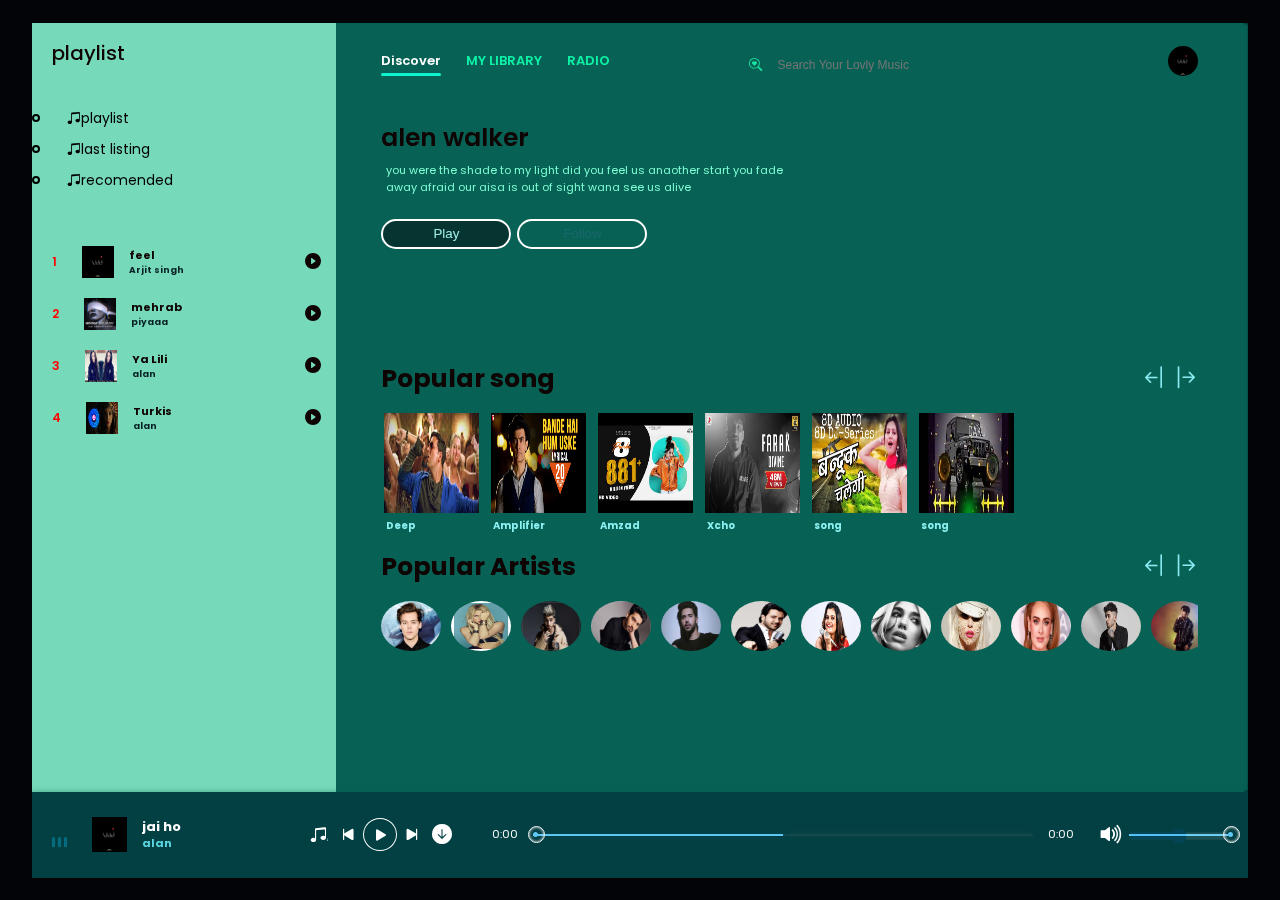
<file: index.html>
<!DOCTYPE html>
<html lang="en">
<head>
    <meta charset="UTF-8">
    <meta name="viewport" content="width=device-width, initial-scale=1.0">
    <link rel="stylesheet" href="style.css">

    <link rel="stylesheet" href="https://cdn.jsdelivr.net/npm/bootstrap-icons@1.11.1/font/bootstrap-icons.css">
    <title>Feel The Gana</title>
</head>
<body>
      <header>
         <div class="menu_side">
            <h1>playlist </h1>
              <div class="playlist">
                 <h4><span class="active"></span><i class="bi bi-music-note-beamed"></i> playlist</h4>
                 <h4><span></span><i class="bi bi-music-note-beamed"></i>last listing </h4>
                <h4><span></span><i class="bi bi-music-note-beamed"></i>recomended</h4>
              </div>

              <div class="menu_song">
                     <li class="songItem">
                         <span>1</span>
                         <img src="image/img1.jpg" alt="">
                         <h5>Lofi Feel <br> <div class="subtitle">arjit Singh</div></h5>
                         <i class="bi playListPlay bi-play-circle-fill" id="1"></i>
                     </li>

                     <li class="songItem">
                        <span>2</span>
                        <img src="image/img2.jpeg" alt="">
                        <h5>Mehrab<br> <div class="subtitle">pisaa</div></h5>
                        <i class="bi playListPlay bi-play-circle-fill" id="2"></i>
                    </li>

                    <li class="songItem">
                     <span>3</span>
                     <img src="image/img3.jpeg" alt="">
                     <h5>ya lili <br> <div class="subtitle">alan</div></h5>
                     <i class="bi playListPlay bi-play-circle-fill" id="3"></i>
                 </li>

                 <li class="songItem">
                  <span>4</span>
                  <img src="image/img4.jpg" alt="">
                  <h5>on my way <br> <div class="subtitle">alan</div></h5>
                  <i class="bi playListPlay bi-play-circle-fill" id="4"></i>
              </li>

              <!-- <li class="songItem">
               <span>5</span>
               <img src="image/img5.jpg" alt="">
               <h5>on my way <br> <div class="subtitle">alan</div></h5>
               <i class="bi playListPlay bi-play-circle-fill" id="5"></i>
           </li>


           <li class="songItem">
            <span>6</span>
            <img src="image/img6.jpg" alt="">
            <h5>on my way <br> <div class="subtitle">alan</div></h5>
            <i class="bi playListPlay bi-play-circle-fill" id="6"></i>
           </li>

                
           <li class="songItem">
            <span>7</span>
            <img src="image/img7.jpg" alt="">
            <h5>on my way <br> <div class="subtitle">alan</div></h5>
            <i class="bi playListPlay bi-play-circle-fill" id="7"></i>
        </li>

        
        <li class="songItem">
            <span>8</span>
            <img src="image/img8.jpg" alt="">
            <h5>on my way <br> <div class="subtitle">alan</div></h5>
            <i class="bi playListPlay bi-play-circle-fill" id="8"></i>
        </li>
          

        <li class="songItem">
            <span>9</span>
            <img src="image/img9.jpg" alt="">
            <h5>on my way <br> <div class="subtitle">alan</div></h5>
            <i class="bi playListPlay bi-play-circle-fill" id="9"></i>
        </li>
          


        <li class="songItem">
            <span>10</span>
            <img src="image/img10.jpg" alt="">
            <h5>on my way <br> <div class="subtitle">alan</div></h5>
            <i class="bi playListPlay bi-play-circle-fill" id="10"></i>
        </li>

        
        <li class="songItem">
            <span>11</span>
            <img src="image/img11.jpg" alt="">
            <h5>on my way <br> <div class="subtitle">alan</div></h5>
            <i class="bi playListPlay bi-play-circle-fill" id="11"></i>
        </li>


        
        <li class="songItem">
            <span>12</span>
            <img src="image/img12.jpg" alt="">
            <h5>on my way <br> <div class="subtitle">alan</div></h5>
            <i class="bi playListPlay bi-play-circle-fill" id="12"></i>
        </li>


        
        <li class="songItem">
            <span>13</span>
            <img src="image/img13.jpg" alt="">
            <h5>on my way <br> <div class="subtitle">alan</div></h5>
            <i class="bi playListPlay bi-play-circle-fill" id="13"></i>
        </li>
           -->


    

            </div>
         </div>
         <div class="song_side">
           
            <nav>
                <ul>
                   <li>Discover<span></span></li> 
                   <li>MY LIBRARY</li>
                   <li>RADIO</li>
                </ul>

                <div class="search">
                    <i class="bi bi-search-heart"></i> 
                    <input type="text" placeholder="Search Your Lovly Music">

                    <div class="search_results">
<!-- 
                        <a href=""  class="card">
                            <img src="image/img1.jpg" alt="">
                            <div class="content">
                              on my way
                              <div class="subtitle">alan</div>  
                            </div>
                        </a>


                        <a href=""  class="card">
                            <img src="image/img1.jpg" alt="">
                            <div class="content">
                              on my way
                              <div class="subtitle">alan</div>  
                            </div>
                        </a>


                        <a href=""  class="card">
                            <img src="image/img1.jpg" alt="">
                            <div class="content">
                              on my way
                              <div class="subtitle">alan</div>  
                            </div>
                        </a>



                        <a href=""  class="card">
                            <img src="image/img1.jpg" alt="">
                            <div class="content">
                              on my way
                              <div class="subtitle">alan</div>  
                            </div>
                        </a>



                        <a href=""  class="card">
                            <img src="image/img1.jpg" alt="">
                            <div class="content">
                              on my way
                              <div class="subtitle">alan</div>  
                            </div>
                        </a>



                        <a href=""  class="card">
                            <img src="image/img1.jpg" alt="">
                            <div class="content">
                              on my way
                              <div class="subtitle">alan</div>  
                            </div>
                        </a> -->

                     

                    </div>
                </div>

                    <div class="user">
                        <img src="image/img1.jpg" alt="">
                    </div>

              </nav>


            <div class="content">
                 
                 <h1>alen walker</h1>
                 
                 <p>you were the shade to my light did you feel us anaother start you fade <br>away afraid our aisa is out of sight wana see us alive </p>
                 <div class="buttons">
                
                    <button>Play</button>
                    <button>Follow</button>
                </div>
             </div>

             <div class="popular_song">

                  <div class="h4">
                    <h4>Popular song</h4>
                    <div class="btn_s">
                        <i class="bi bi-arrow-bar-left" id="pop_song_left"></i>

                        <i class="bi bi-arrow-bar-right" id="pop_song_right"></i>
                    </div>
                  </div>

                  <div class="pop_song">
                        
                    <!-- <li class="songItem">
                       <div class="img_play">
                           <img src="image/img1.jpg" alt="">
                             <i class="bi playListPlay bi-play-circle-fill" 
                           id="14"></i>
                       </div>
                         <h5>feel<br>
                             <div class="subtitle">Arjit Singh</div>
                        </h5>
                    </li>



                    <li class="songItem">
                        <div class="img_play">
                            <img src="image/img2.jpeg" alt="">
                              <i class="bi playListPlay bi-play-circle-fill" 
                            id="15"></i>
                        </div>
                          <h5>Mehrab<br>
                              <div class="subtitle">piyaaa</div>
                         </h5>
                     </li>





                     
                    <li class="songItem">
                        <div class="img_play">
                            <img src="image/img3.jpeg" alt="">
                              <i class="bi playListPlay bi-play-circle-fill" 
                            id="16"></i>
                        </div>
                          <h5>on my way<br>
                              <div class="subtitle">alan</div>
                         </h5>
                     </li>





                     
                    <li class="songItem">
                        <div class="img_play">
                            <img src="image/img4.jpg" alt="">
                              <i class="bi playListPlay bi-play-circle-fill" 
                            id="17"></i>
                        </div>
                          <h5>on my way<br>
                              <div class="subtitle">alan</div>
                         </h5>
                     </li>




                     
                    <li class="songItem">
                        <div class="img_play">
                            <img src="image/img5.jpg" alt="">
                              <i class="bi playListPlay bi-play-circle-fill" 
                            id="18"></i>
                        </div>
                          <h5>on my way<br>
                              <div class="subtitle">alan</div>
                         </h5>
                     </li>




                         
                    <li class="songItem">
                        <div class="img_play">
                            <img src="image/img6.jpg" alt="">
                              <i class="bi playListPlay bi-play-circle-fill" 
                            id="19"></i>
                        </div>
                          <h5>on my way<br>
                              <div class="subtitle">alan</div>
                         </h5>
                     </li>



                         
                    <li class="songItem">
                        <div class="img_play">
                            <img src="image/img20.jpg" alt="">
                              <i class="bi playListPlay bi-play-circle-fill" 
                            id="20"></i>
                        </div>
                          <h5>on my way<br>
                              <div class="subtitle">alan</div>
                         </h5>
                     </li>



                         
                    <li class="songItem">
                        <div class="img_play">
                            <img src="image/img21.jpg" alt="">
                              <i class="bi playListPlay bi-play-circle-fill" 
                            id="21"></i>
                        </div>
                          <h5>on my way<br>
                              <div class="subtitle">alan</div>
                         </h5>
                     </li>


                         
                    <li class="songItem">
                        <div class="img_play">
                            <img src="image/img22.jpg" alt="">
                              <i class="bi playListPlay bi-play-circle-fill" 
                            id="22"></i>
                        </div>
                          <h5>on my way<br>
                              <div class="subtitle">alan</div>
                         </h5>
                     </li>




                         
                    <li class="songItem">
                        <div class="img_play">
                            <img src="image/img23.jpg" alt="">
                              <i class="bi playListPlay bi-play-circle-fill" 
                            id="23"></i>
                        </div>
                          <h5>on my way<br>
                              <div class="subtitle">alan</div>
                         </h5>
                     </li>




                         
                    <li class="songItem">
                        <div class="img_play">
                            <img src="image/img24.jpg" alt="">
                              <i class="bi playListPlay bi-play-circle-fill" 
                            id="24"></i>
                        </div>
                          <h5>on my way<br>
                              <div class="subtitle">alan</div>
                         </h5>
                     </li>



                         
                    <li class="songItem">
                        <div class="img_play">
                            <img src="image/img25.jpg" alt="">
                              <i class="bi playListPlay bi-play-circle-fill" 
                            id="25"></i>
                        </div>
                          <h5>on my way<br>
                              <div class="subtitle">alan</div>
                         </h5>
                     </li>




                         
                    <li class="songItem">
                        <div class="img_play">
                            <img src="image/img26.jpg" alt="">
                              <i class="bi playListPlay bi-play-circle-fill" 
                            id="26"></i>
                        </div>
                          <h5>on my way<br>
                              <div class="subtitle">alan</div>
                         </h5>
                     </li>



                         
                    <li class="songItem">
                        <div class="img_play">
                            <img src="image/img27.jpg" alt="">
                              <i class="bi playListPlay bi-play-circle-fill" 
                            id="27"></i>
                        </div>
                          <h5>on my way<br>
                              <div class="subtitle">alan</div>
                         </h5>
                     </li>


                    -->

                         
                    <li class="songItem">
                        <div class="img_play">
                            <img src="image/img28.jpg" alt="">
                              <i class="bi playListPlay bi-play-circle-fill" 
                            id="28"></i>
                        </div>
                          <h5>on my way<br>
                              <div class="subtitle">alan</div>
                         </h5>
                     </li>




                         
                    <li class="songItem">
                        <div class="img_play">
                            <img src="image/img29.jpg" alt="">
                              <i class="bi playListPlay bi-play-circle-fill" 
                            id="29"></i>
                        </div>
                          <h5>on my way<br>
                              <div class="subtitle">alan</div>
                         </h5>
                     </li>




                         
                    <li class="songItem">
                        <div class="img_play">
                            <img src="image/img30.jpg" alt="">
                              <i class="bi playListPlay bi-play-circle-fill" 
                            id="30"></i>
                        </div>
                          <h5>on my way<br>
                              <div class="subtitle">alan</div>
                         </h5>
                     </li>
 

                         
                    <li class="songItem">
                        <div class="img_play">
                            <img src="image/img31.jpg" alt="">
                              <i class="bi playListPlay bi-play-circle-fill" 
                            id="31"></i>
                        </div>
                          <h5>on my way<br>
                              <div class="subtitle">alan</div>
                         </h5>
                     </li>

                         
                    <li class="songItem">
                        <div class="img_play">
                            <img src="image/img32.jpg" alt="">
                              <i class="bi playListPlay bi-play-circle-fill" 
                            id="32"></i>
                        </div>
                          <h5>on my way<br>
                              <div class="subtitle">alan</div>
                         </h5>
                     </li>


                     <li class="songItem">
                        <div class="img_play">
                            <img src="image/img33.jpg" alt="">
                              <i class="bi playListPlay bi-play-circle-fill" 
                            id="33"></i>
                        </div>
                          <h5>on my way<br>
                              <div class="subtitle">alan</div>
                         </h5>
                     </li>

                    </div>
            </div>

          <div class="popular_artists">

                  <div class="h4">
                    <h4>Popular Artists</h4>
                     <div class="btn_s">
                       <i class="bi bi-arrow-bar-left" id="pop_art_left"></i>

                       <i class="bi bi-arrow-bar-right" id="pop_art_right"></i>
                    </div>
                  </div>

                 
                  
                  <div class="item">

                       <li>
                           <a href="alan.html"> <img src="image/img34.jpg" alt=""></a>
                       </li>

                       <li>
                        <img src="image/img35.jpg" alt="">
                       </li>


                       <li>
                        <img src="image/img36.jpg" alt="">
                   </li> 

                            

                   <li>
                    <img src="image/img37.jpg" alt="">
               </li>



               <li>
                <img src="image/img38.jpg" alt="">
           </li>     




           <li>
            <img src="image/img39.jpg" alt="">
       </li>




       <li>
        <img src="image/img40.jpg" alt="">
   </li>




   <li>
    <img src="image/img41.jpg" alt="">
</li>




<li>
    <img src="image/img42.jpg" alt="">
</li>




<li>
    <img src="image/img43.jpg" alt="">
</li>




<li>
    <img src="image/img44.jpg" alt="">
</li>




<li>
    <img src="image/img45.jpg" alt="">
</li>



<li>
    <img src="image/img46.jpg" alt="">
</li>




<li>
    <img src="image/img47.jpg" alt="">
</li>


<li>
    <img src="image/img48.jpg" alt="">
</li>


<li>
    <img src="image/img49.jpg" alt="">
</li>


<li>
    <img src="image/img50.jpg" alt="">
</li>


<li>
    <img src="image/img51.jpg" alt="">
</li>



<li>
    <img src="image/img52.jpg" alt="">
</li>




<li>
    <img src="image/img53.jpg" alt="">
</li>
   





<li>
    <img src="image/img54.jpg" alt="">
</li>




                      
                  </div>

          </div>  

 </div>



         <div class="master_play">
          
             <div class="wave" id="wave">
                 <div class="wave1"></div>

                 <div class="wave1"></div>

                 <div class="wave1"></div>

             </div>

             <img src="image/img1.jpg" alt="" id="poster_master_play">
             <h5 id="title">
                 jai ho
               <div class="subtitle">alan</div>
            </h5>

            <div class="icon">
                <i class="bi shuffle bi-music-note-beamed">next</i>

                <i class="bi bi-skip-start-fill" id="back"></i>
                
                <i class="bi bi-play-fill" id="masterPlay"></i>

                <i class="bi bi-skip-end-fill" id="next"></i>


               <a href="" download  id="download_music"> <i class="bi bi-arrow-down-circle-fill"></i></a>

             </div>

              <span id="currentStart">0:00</span>

              <div class="bar">
                <input type="range" id="seek" min="0" max="100">

                <div class="bar2" id="bar2"></div>
                 
                <div class="dot"></div>

              </div>

              <span id="currentEnd">0:00</span>

              <div class="vol">
                <i class="bi bi-volume-up-fill" id="vol_icon"></i>
                <input type="range" min="0" max="100" id="vol">
                
                <div class="vol_bar"></div>
                
                <div class="dot" id="vol_dot"></div>


              </div>
         </div>

      </header>






    <script src="script.js"></script>
</body>
</html>
</file>
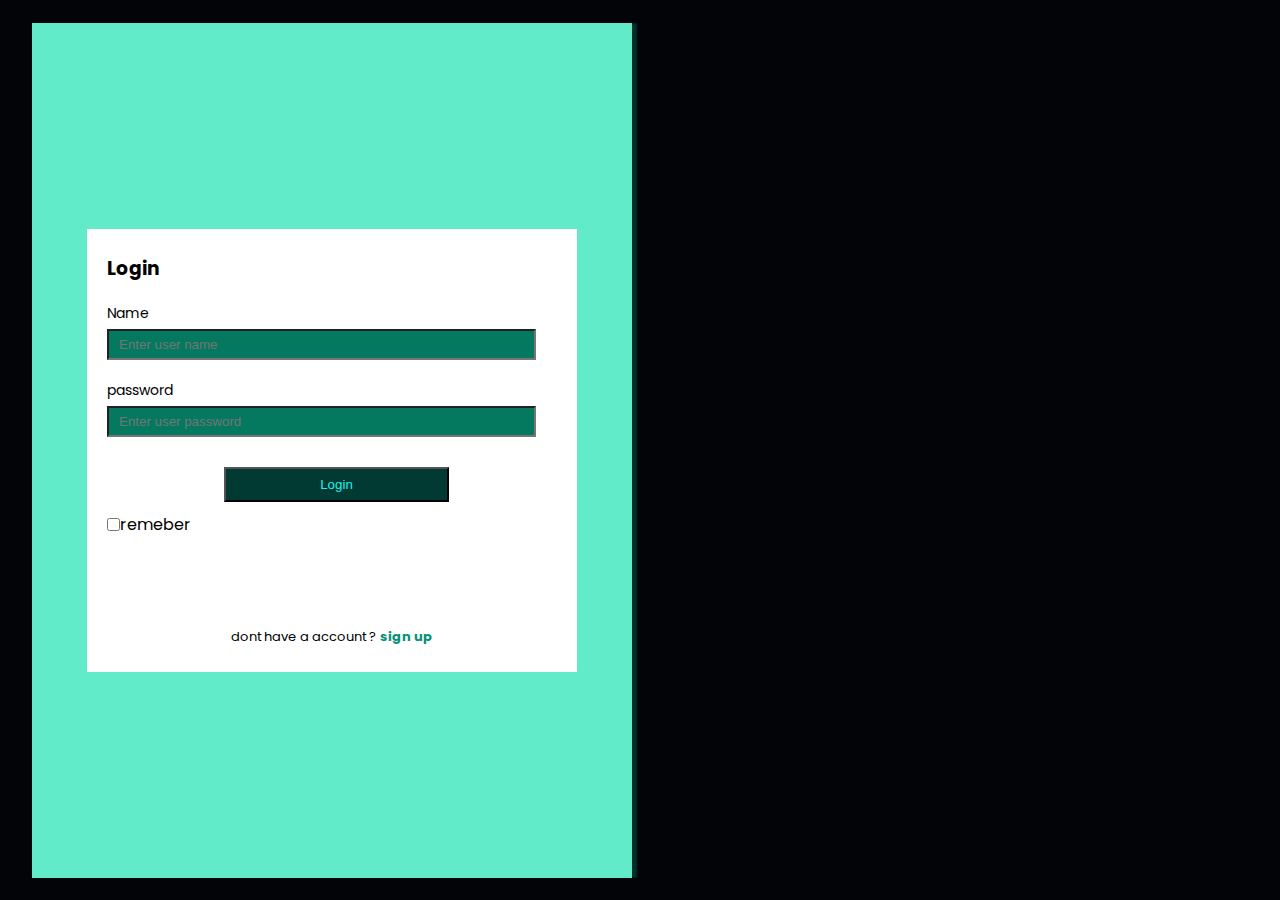
<file: login.html>
<!DOCTYPE html>
<html lang="en">
<head>
    <meta charset="UTF-8">
    <meta name="viewport" content="width=device-width, initial-scale=1.0">
    <link rel="stylesheet" href="style.css">

    <link rel="stylesheet" href="https://cdn.jsdelivr.net/npm/bootstrap-icons@1.11.1/font/bootstrap-icons.css">
    <title>Music Login</title>
</head>
<body>
    <header>
       <div class="left_bx1">
        <div class="content">
            <form method="post">
                <h3>Login</h3>
                <div class="card">
                    <label for="name">Name</label>
                    <input type="text" name="user_name" placeholder="Enter user name" required>
                </div>

                <div class="card">
                    <label for="password">password</label>
                    <input type="password" name="user_password" placeholder="Enter user password" required>
                </div>

              

                <input type="submit" value="Login" class="submit">

                <div class="check">
                    <input type="checkbox" name="" id=""><span>remeber</span>
                </div>
                <p>dont have a account ? <a href="signup.html">sign up</a></p>
            </form>
    
        </div>
       </div>
       <div class="right_bx1">
        <img src="image/back.avif" alt="">
        <h3>Incorect password</h3>
       </div>

    </header>
    
</body>
</html>
</file>
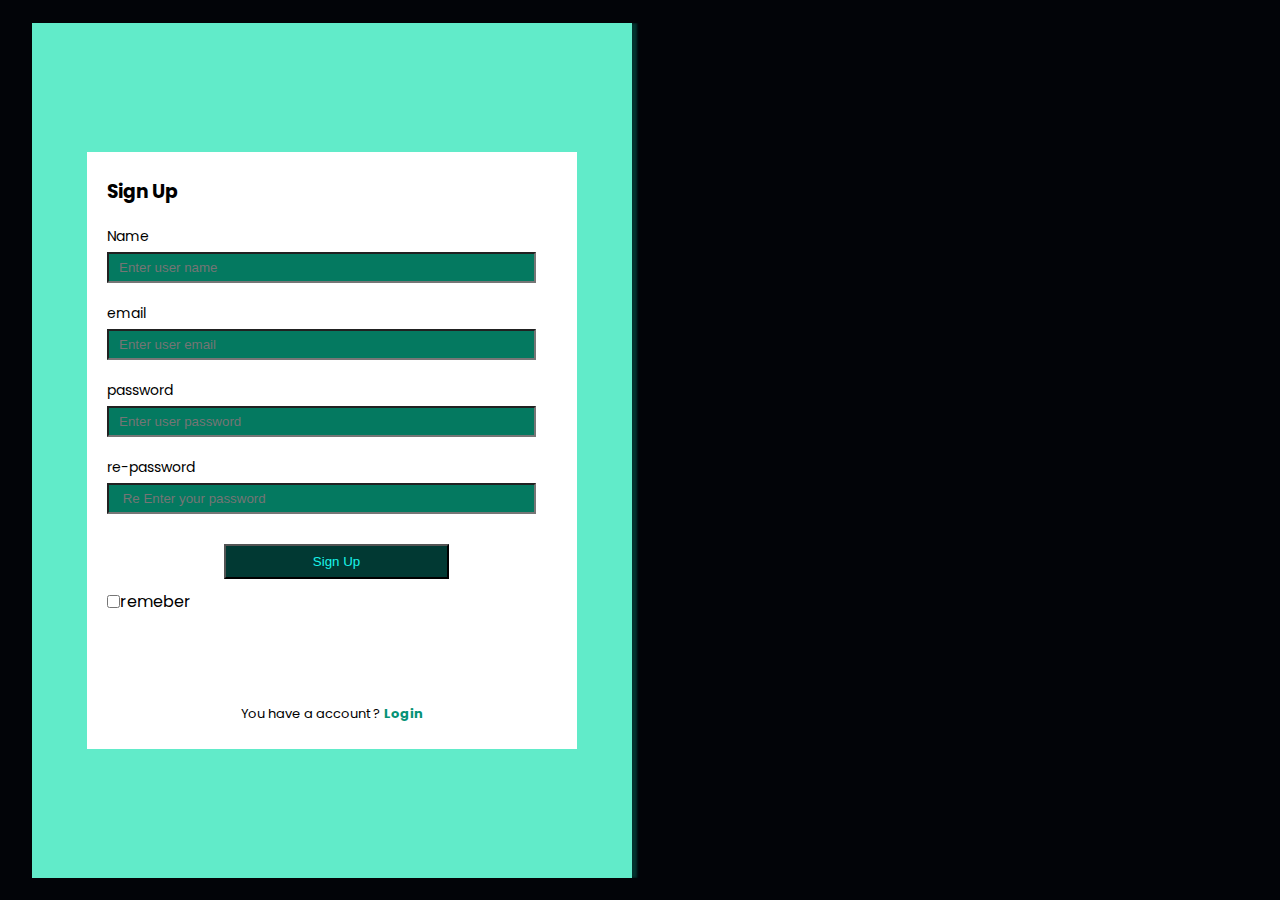
<file: signup.html>
<!DOCTYPE html>
<html lang="en">
<head>
    <meta charset="UTF-8">
    <meta name="viewport" content="width=device-width, initial-scale=1.0">
    <link rel="stylesheet" href="style.css">

    <link rel="stylesheet" href="https://cdn.jsdelivr.net/npm/bootstrap-icons@1.11.1/font/bootstrap-icons.css">
    <title>Music Sign Up</title>
</head>
<body>
    <header>
       <div class="left_bx1">
        <div class="content">
            <form method="post">
                <h3>Sign Up</h3>
                <div class="card">
                    <label for="name">Name</label>
                    <input type="text" name="user_name" placeholder="Enter user name" required>
                </div>

                <div class="card">
                    <label for="email">email</label>
                    <input type="email" name="user_email" placeholder="Enter user email" required>
                </div>


                <div class="card">
                    <label for="password">password</label>
                    <input type="password" name="user_password" placeholder="Enter user password" required>
                </div>

                <div class="card">
                    <label for="re_password">re-password</label>
                    <input type="password" name="user_re_password" placeholder=" Re Enter your password" required>
                </div>

                <input type="submit" value="Sign Up" class="submit">

                <div class="check">
                    <input type="checkbox" name="" id=""><span>remeber</span>
                </div>
                <p>You have a account ? <a href="login.html">Login</a></p>
            </form>
    
        </div>
       </div>
       <div class="right_bx1">
        <img src="image/back.avif" alt="">
        <h3>Incorect password</h3>
       </div>

    </header>
    
</body>
</html>
</file>
<file: style.css>
/* google font poopins */

@import url('https://fonts.googleapis.com/css2?family=Dancing+Script&family=Lumanosimo&family=Open+Sans:wght@500&family=Oswald&family=Poppins:ital,wght@0,500;1,500&display=swap');

*{
    padding: 0;
    margin: 0;
}
body
{
    font-family: 'poppins',sans-serif;
    width: 100%;
    height: 100vh;
    background: rgb(2, 4, 8);
    display: grid;
    place-items: center;
}
header
{
    position: relative;
    width: 95%;
    height: 95%;
    /* border: 1px solid white; */
    display: flex;
    flex-wrap: wrap;
    overflow: hidden;
}

header .menu_side , .song_side
{
    width: 25%;
    height: 90%;
    color: rgb(15, 4, 4);
    /* border: 1px solid white; */
    background: rgb(118, 217, 186);
    box-shadow: 5px 0px 3px rgb(8, 97, 85) ;
}

header .song_side
{
     width: 74.66%;  
    background: rgb(8, 97, 85);

}

header .master_play
{
    width: 100%;
    height: 10%;
    /* border: 1px solid white; */
    background:  rgb(3, 64, 67);
    box-shadow: 0px 3px 8px rgb(8, 97, 85);
}

header .menu_side h1
{
    font-size: 20px;
    margin: 15px 0px 0px 20px;
    font-weight: 500;

}

header .menu_side .playlist
{
    margin: 40px 0px 20px;
}

header .menu_side .playlist h4
{
    font-size: 14px;
    font-weight: 400;
    padding-bottom: 10px;
    color: black;
    cursor: pointer;
    display: flex;
    align-items: center;
    transition: .3s linear;
}

header .menu_side .playlist h4:hover
{
   color: rgb(239, 237, 240);

}



header .menu_side .playlist h4 span
{
   position: relative;
   margin-right: 35px;

}


header .menu_side .playlist h4 span::before
{
   content: '';
   position: absolute;
   width: 4px;
   height: 4px;
   border: 2px solid black;
   border-radius: 50%;
   top: -4px ;
   transition: .3s linear;

}


header .menu_side .playlist h4:hover span::before
{
   border:  2px solid white;
 
}


header .menu_side .playlist h4 .bi
{
display: flex;

}


header .menu_side .playlist .active
{
color: pink;

}


header .menu_side .playlist .active span
{
display: none;

}



header .menu_side .playlist .active .bi
{
display: flex;
margin-right: 20px;

}

header .menu_side .menu_song
{
   width: 100%;
   height: 360px;
   /* border: 1px solid black; */
   margin-top: 40px;
   overflow: auto;
}


/* scroll bar ko hatane ke liye use kiya hai */
header .menu_side .menu_song::-webkit-scrollbar
{
 display: none;
}


header .menu_side .menu_song li
{
  list-style-type: none;
  position: relative;
  padding: 5px 0px 5px 20px;
  display: flex;
  align-items: center;
   margin-bottom: 10px;
   cursor: pointer;
   transition:  .3s linear;

   
}


header .menu_side .menu_song li:hover
{
  background: rgba(1, 46, 50, 0.2);
}


header .menu_side .menu_song li span
{
  font-size: 12px;
  font-weight: 600;
  color: red;
}


header .menu_side .menu_song li img
{
  width: 32px;
  height: 32px;
  margin-left: 25px;
}


header .menu_side .menu_song li h5
{
    font-size: 11px;
    margin-left: 15px;
    width: 170px;
    /* border: 1px solid rgb(3, 96, 79); */
    overflow: hidden;
    text-overflow: ellipsis;
    white-space: nowrap;
}


header .menu_side .menu_song li h5 .subtitle
{
   font-size:  9px;
   color: rgb(8, 34, 37);

}


header .menu_side .menu_song li .bi
{
  
   position: absolute;
   right: 15px;
   
}



/* master side css */

header .master_play 
{
    display: flex;
    align-items: center;
    padding: 0px 20px;

}

header .master_play .wave
{
     
    width: 30px;
    height: 30px;
    /* border: 1px solid white; */
    padding-bottom: 5px;
    display: flex;
    align-items: flex-end;
    margin-right: 10px;

}


header .master_play .wave1
{
    width: 3px;
    height: 10px;
    background: rgb(3, 108, 126);
    margin-right: 3px;
    border-radius: 10px 10px 0px 0px ; 
    animation: unset;

    
}


header .master_play .wave1 :nth-child(2)
{
    height: 13px;
    margin-right: 3.5px;
    animation-delay: .4s;
}


header .master_play .wave1 :nth-child(3)
{
    height: 8px;
    animation-delay: .8s;


}

/* javascript classes */


header .master_play .active1 .wave1
{
   animation: wave .5s linear infinite;
}


header .master_play .active1 .wave1 :nth-child(2)
{
    animation-delay: .4s;
}


header .master_play .active1 .wave1 :nth-child(3)
{
    animation-delay: .8s;


}


@keyframes wave {

    0%{
          height: 10px;
    }

  
    50%{
        height: 15px;
    }

    100%{
         height: 10px;
    }
    

}

header .master_play img
{
    width: 35px;
    height: 35px;

}


header .master_play h5
{
    width: 130px;
    /* border: 1px solid white; */
    margin-left: 15px;
    color: white;
    line-height: 17px;
    overflow: hidden;
    text-overflow: ellipsis;
    white-space: nowrap;
    font-size: 13px;
}


header .master_play h5 .subtitle
{
  font-size: 11px;
  color: rgb(89, 212, 223);
  width: 100%;
  overflow: hidden;
  text-overflow: ellipsis;
  white-space: nowrap;

}


header .master_play .icon
{
 font-size: 20px;
 color: white;
 margin: 0px 20px 0px 40px ;
 outline: none;
 display: flex;
 align-items: center;
}

header .master_play .icon .bi
{
 cursor: pointer;
 outline: none;
}

header .master_play .icon  .shuffle
{
  font-size: 17px;
  margin-right: 10px;
  width: 17.5px;
  overflow: hidden;
  display: flex;
  align-items: center;

}

header .master_play .icon #download_music
{

    text-decoration: none;
    color: white;
    font-size: 20px;
    margin-left: 10px;

     
}

header .master_play .icon .bi:nth-child(3)
{
     border: 1px solid white;
     border-radius: 50%;
     padding: 1px 5px 0px 7px;
     margin: 0px 5px;
}


header .master_play span
{
    color: white;
    width: 32px;
    /* border: 1px solid white; */
    font-size: 11px;
    font-weight: 400;
}


header .master_play #currentStart
{
   margin: 0px 0px 0px 20px;

}


header .master_play .bar
{
     position: relative;   
     width: 43%;
     height: 2px;
     background: rgb(174, 145, 145, .1);
     margin: 0px 15px 0px 10px ;
}


header .master_play .bar .bar2
{
   position: absolute;
   background-color: rgb(95, 201, 243);
   width: 50%;
   height: 100%;
   top: 0;
   transition: 1s linear;
}


header .master_play .bar .dot
{
   position: absolute;
   background-color: rgb(95, 201, 243);
   width: 5px;
   height: 5px;
   left: 0%;
   top: -1.5px;
   border-radius: 50%;
   transition: 1s linear;
}

header .master_play .bar .dot::before
{
     position: absolute;
     content: '';
     width: 15px;
     height: 15px;
     border: 1px solid whitesmoke;
     border-radius: 50%;
     left: -5px;
     top: -6.5px;
     box-shadow: inset 0px 0px 3px  white;
}


header .master_play .bar input
{
     position: absolute;
     width: 100%;
     height: 15px;
     left: 0px;
     top: -7px;
     cursor: pointer;
     z-index: 9999999999999999999999;
     opacity: 0.01;
     
}



header .master_play .vol
{
     position: relative;
     width: 100px;
     height: 2px;
     background: rgb(174, 145, 145, .1);
     margin-left: 50px;  
}


header .master_play .vol .bi
{
     position: absolute;
     color: white;
     font-size: 25px;
     top: -17px;
     left: -30px;

}

header .master_play .vol input
{
     position: absolute;
   width: 100%;
   top: -6px;
   left: 0;
   cursor: pointer;
   z-index: 999999999999999999999999;
   opacity: 0.1;

}

header .master_play .vol .vol_bar
{
    position: absolute;
    background: rgb(95, 201, 243);
    width: 100%;
    height: 100% ;
    top: 0;
    transition: 1s linear;
}


header .master_play .vol .dot
{
    position: absolute;
    background-color: rgb(95, 201, 243);
    width: 5px;
    height: 5px;
    left: 100%;
    top: -1.5px;
    border-radius: 50%;
    transition: 1s linear;

}
header .master_play .vol .dot::before
{
    position: absolute;
     content: '';
     width: 15px;
     height: 15px;
     border: 1px solid whitesmoke;
     border-radius: 50%;
     left: -5px;
     top: -6.5px;
     box-shadow: inset 0px 0px 3px  white;
}


/*  song side css start upper side  */
/* 
header .song_side
{
    z-index: 2;
   
}

header .song_side::before
{
    content: '';
    position: absolute;
    width: 100%;
    height: 300px;
   z-index: 1;
} */

header .song_side nav
{
    width: 90%;
    height: 10%;
    /* border: 1px solid white; */
    margin: auto;
    display: flex;
    align-items: center;
    justify-content: space-between;
}

header .song_side nav ul
{
    display: flex;

}


header .song_side nav ul li
{
    list-style: none;
    position: relative;
    font-size: 13px;
    color: rgb(12, 241, 165);
    margin-right: 25px;
    cursor: pointer;
    transition: .3s linear;

}



header .song_side nav ul li:hover
{
    color: white;
    
}


header .song_side nav ul li:nth-child(1)
{
    color: white;
    
}


header .song_side nav ul li span
{
  position: absolute;    
  width: 100%;
  height: 2.5px;
  background:rgb(13, 245, 207);
  bottom: -5px;
  left: 0;
  border-radius: 20px;
}



header .song_side nav .search
{
  position: relative;    
  width: 40%;
  padding: 1px 10px;
  border-radius: 20px;
  /* border se columm ka pata laga lete hai ki box kitna hai  */
  /* border: 1px solid #ede7e7 ; */
  color: rgb(21, 230, 160);
}



header .song_side nav .search::before
{
 content: '';
 position: absolute;
 width: 100%;
 height: 100%;
 background: rgb(14, 130, 130), .1;
 border-radius: 20px;
 /* isse kisi bhi cheez ko blur kar sakte hai */
 backdrop-filter: blur(3px);
 z-index: -1 ;
}



header .song_side nav .search .search_results
{

 position: absolute;
 width: 100%;
 height: 200px;
 /* border: 1px solid white; */
 margin-top: 10px;
 border-radius: 10px;
 overflow: auto;

}



header .song_side nav .search .search_results::-webkit-scrollbar
{

 display: none;

}


header .song_side nav .search .search_results .card
{
width: 100%;
min-height: 45px;
/* border: 1px solid white; */
display: flex;
align-items: center;
/* justify-content: space-between; */
background: rgb(7, 62, 61);
margin-bottom: 5px;
text-decoration: none;
display: none;


}


header .song_side nav .search .search_results .card img
{
width: 35px;
height: 35px;
border-radius: 5px;

}



header .song_side nav .search .search_results .card .content
{
width: 80%;
height: 100%;
/* border: 1px solid white; */
padding: 0;
font-size: 13px;
font-weight: 600;
color: white;


}



header .song_side nav .search .search_results .card .content .subtitle
{

font-size: 11px;
font-weight: 500;
color: rgb(188, 30, 30);


}



header .song_side nav .search .bi
{
 font-size: 13px ;
 padding: 3px 0px 0px 10px;
}


header .song_side nav .search input
{
   background: none;
   border: none;
   outline: none;
   padding: 0px 10px;
   color: white;
   font-size: 12px;
}


header .song_side nav .user
{
   position: relative;
   width: 30px;
   height: 30px;
   /* border: 1px solid white; */
   border-radius: 50%;
}


header .song_side nav .user img
{
     position: absolute;
     width: 100%;
     height: 100%;
     border-radius: 50%;
     box-sizing: 2px 2px 8px rgb(6, 59, 48);
}

header .song_side .content
{
    width: 90%;
    height: 30%;
    /* border: 1px solid white; */
    margin: auto;
    padding-top: 20px;

}


header .song_side ,.content h1 
{
    font-size: 25px;
    font-weight: 600;
}


header .song_side .content p 
{
    font-size: 11px;
    font-weight: 400;
    color: aquamarine;
    margin: 5px;

}


header .song_side .content .buttons
{
  margin-top: 15px;

}


header .song_side .content .buttons button
{
  width: 130px;
  height: 30px;
  border: 2px solid white;
  outline: none;
  border-radius: 20px;
  background: rgb(6, 53, 49);
  color: rgb(161, 236, 230);
  cursor: pointer;
  transition: 3s linear;

  
}



header .song_side .content .buttons button:hover
{
   background: none;
   color: rgb(26, 103, 109);
  
}


header .song_side .content .buttons button:nth-child(2)
{
   background: none;
   color: rgb(26, 103, 109);
  
}


header .song_side .content .buttons button:nth-child(2):hover
{
    background:  rgb(26, 103, 109) ;
    color: white;
  
}


header .song_side .popular_song
{
    width: 90%;
    height: auto;
    margin: auto;
    margin-top: 10px;
    /* border: 1px solid white; */
  
}


header .song_side .popular_song .h4
{
   display: flex;
   align-items: center;
   justify-content: space-between;
}


header .song_side .popular_song .h4 .bi
{
    color: rgb(136, 233, 240);
    cursor: pointer;
    transition: .3x linear;

}


header .song_side .popular_song .h4 .bi:hover
{
    color: rgb(5, 58, 64);
   
}


header .song_side .popular_song .pop_song
{
    width: 100%;
    height: 120px;
    margin-top: 15px;
    display: flex;
    /* border: 1px solid white; */

    /* list ke bahar na jaye isliye overflow lagate hai and scroll ko hatane ke liye scroll behaviour ka use karte hai  */


    overflow: auto;
    scroll-behavior: smooth;
   
}




header .song_side .popular_song .pop_song::-webkit-scrollbar
{
   display: none;
   
} 


header .song_side .popular_song .pop_song li
{
   /* min-width: 100%; */
   height: 140px;
   list-style-type: none;
   margin-right: 2px;
   transition: .3s linear;
}


header .song_side .popular_song .pop_song li:hover
{
  background: rgba(125, 243, 225, .1);

}  


header .song_side .popular_song .pop_song li .img_play
{
 position: relative;
 width: 100px;
 height: 100px;
 display: flex;
 align-items: center;
 justify-content: center;
  
}


header .song_side .popular_song .pop_song li .img_play img
{
 width: 95%;
 height: 100%;
  
}


header .song_side .popular_song .pop_song li .img_play .bi
{
 position: absolute;
 font-size: 20px;
 cursor: pointer;
 transition:  .3s linear;
 opacity: 0;
 
}


header .song_side .popular_song .pop_song li:hover .img_play  .bi
{
  opacity: 1;
 
}


header .song_side .popular_song .pop_song li h5
{
   padding: 5px 0px 0px 5px ;
   line-height: 15px;
   font-size: 10px;
   width: 100px;
   overflow: hidden;
   white-space: nowrap;
   text-overflow: ellipsis;
   color: rgb(138, 240, 240);
}


header .song_side .popular_song .pop_song li h5 .subtitle
{
  font-size: 9px;
   overflow: hidden;
   white-space: nowrap;
   text-overflow: ellipsis;
   color: rgb(66, 233, 233);
}


header .song_side .popular_artists
{
    width: 90%;
    height: auto ;
    /* border: 1px solid white; */
    margin: auto;
    margin-top: 15px;
}


header .song_side .popular_artists .h4
    {
    display: flex;
   align-items: center;
   justify-content: space-between;
}


header .song_side .popular_artists .h4 .bi
{
    color: rgb(136, 233, 240);
    cursor: pointer;
    transition: .3x linear;

}


header .song_side .popular_artists .h4 .bi:hover
{
    color: rgb(5, 58, 64);
   
}



header .song_side .popular_artists .item
{
    width: 100%;
    height: auto;
    margin-top: 15px;
    display: flex;
    /* border: 1px solid white; */

    /* list ke bahar na jaye isliye overflow lagate hai and scroll ko hatane ke liye scroll behaviour ka use karte hai  */


    overflow: auto;
    scroll-behavior: smooth;
   
}




header .song_side .popular_artists .item::-webkit-scrollbar
{
   display: none;
}



header .song_side .popular_artists .item li
{
   list-style-type: none;
   position: relative;
  min-width: 60px;
   height: 50px;
   border-radius: 50%;
   margin-right: 10px;
   cursor: pointer;
}



header .song_side .popular_artists .item li img
{
   width: 100%;
   height: 100%;
   border-radius: 50%;
}



/* login page css */

header .left_bx1 , .right_bx1{
    position: relative;
    width: 800px;
    height: 100%;
    /* border: 1px solid white; */
    background: rgb(1, 121, 101);
    display: flex;
    align-items: center;
    justify-content: center;
}


header .left_bx1 {

    width: 600px;
    background: rgb(97, 235, 201);
    box-shadow: 5px 0px 2px rgb(2, 48, 44);
}


header .left_bx1 .content{

   width: 75%;
   height: auto;
   border: none;
   padding: 25px 20px;
   background: white;

}


header .left_bx1 .content .card{

    width: 100%;
   display: flex;
   align-items: flex-start;
   flex-direction: column;
   justify-content: center;
   margin-top: 20px;
 }

 
header .left_bx1 .content .card label{

   font-size: 14px;
 }

  
header .left_bx1 .content .card input{

    width: 90%;
   color: rgb(46, 224, 224);
    padding: 6px 10px;
    /* border: 1px solid red; */
    background: rgb(4, 121, 96);
    margin-top: 5px;
  }

  
header .left_bx1 .content .submit{
 margin-top: 30px;
 padding: 8px 20px;
 color: rgb(26, 244, 233);
 background: rgb(1, 57, 51);
 margin-left: 26%;
width: 50%;
cursor: pointer;
  }

   
header .left_bx1 .content .check{
  display: flex;
  align-items: center;
  margin-top: 10px;
     }

      
header .left_bx1 .content .chec  span{
    margin-left: 10%;
    font-size: 13px;
}

             
header .left_bx1 .content p{
    margin-top: 90px;
    text-align: center;
    font-size: 13px;
 }


                    
header .left_bx1 .content p a{
   text-decoration: none;  
   color: rgb(5, 146, 118);
   font-weight: bold;
 }

                    
header .right_bx1 h3{
   position: absolute;
   background: rgb(1, 63, 60);
   color: rgb(8, 202, 169);
   right: 0;
   bottom: 20px;
   padding: 3px 10px;
   border-radius: 5px 0px 0px 5px;
   font-size: 15px;
  }
</file>
